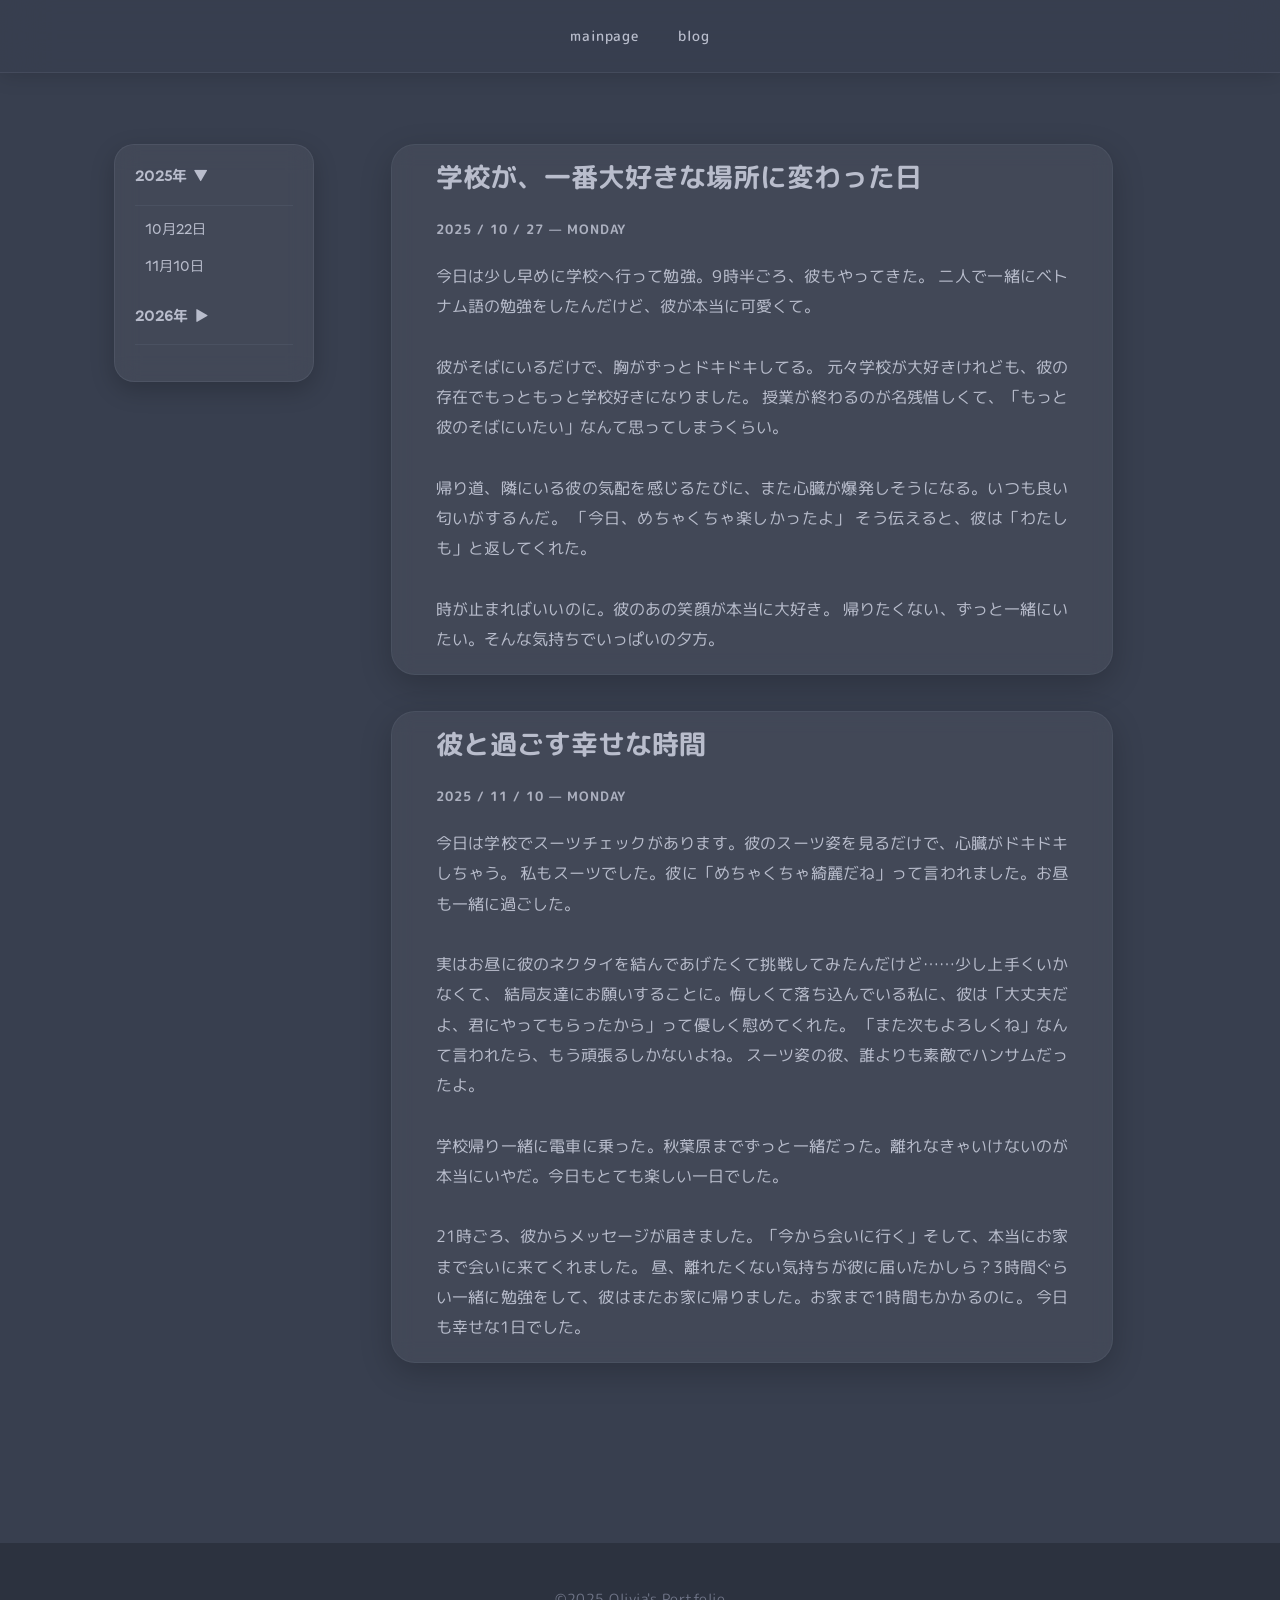
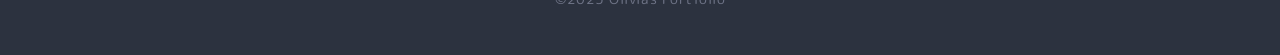
<file: blog.html>
<!DOCTYPE html>
<html lang="en">
<head>
    <meta charset="UTF-8">
    <meta name="viewport" content="width=device-width, initial-scale=1.0">
    <title>Olivia's Blog</title>
    <link rel="stylesheet" href="style.css">
</head>
<body class="page-blog">

    <div class="bg-container"></div>

    <nav id="mainNav">
        <div class="nav-container">
            <a href="index.html">mainpage</a>
            <a href="blog.html">blog</a>
        </div>
    </nav>

    <!-- BLOG HEADER -->
    <div class="blog-header">
        <h1>             </h1>
        <p class="subtitle">            </p>
    </div>

    <main class="blog-layout">

        <!-- SIDEBAR -->
        <aside class="blog-sidebar">
            <div class="directory-card reveal">
                <h3 class="directory-toggle">2025年 ▼</h3>
                <ul class="directory-list">
                    <li><a href="#post-1022">10月22日</a></li>
                    <li><a href="#post-1110">11月10日</a></li>
                </ul>

                <h3 class="directory-toggle" style="margin-top: 20px;">2026年 ▶</h3>
                <ul class="directory-list" style="display: none;">
                    <li><a href="#" onclick="return false;" style="color: #c4a08a; pointer-events: none; cursor: default;">coming soon...</a></li>
                </ul>
            </div>
        </aside>

        <!-- BLOG POSTS -->
        <section class="blog-container">

            <article class="blog-post reveal" id="post-1022">
                <div class="blog-content">
                    <h2>学校が、一番大好きな場所に変わった日</h2>
                    <span class="blog-date">2025 / 10 / 27 — monday</span>
                    <p>
                        今日は少し早めに学校へ行って勉強。9時半ごろ、彼もやってきた。
                        二人で一緒にベトナム語の勉強をしたんだけど、彼が本当に可愛くて。
                        <br><br>
                        彼がそばにいるだけで、胸がずっとドキドキしてる。
                        元々学校が大好きけれども、彼の存在でもっともっと学校好きになりました。
                        授業が終わるのが名残惜しくて、「もっと彼のそばにいたい」なんて思ってしまうくらい。
                        <br><br>
                        帰り道、隣にいる彼の気配を感じるたびに、また心臓が爆発しそうになる。いつも良い匂いがするんだ。
                        「今日、めちゃくちゃ楽しかったよ」
                        そう伝えると、彼は「わたしも」と返してくれた。
                        <br><br>
                        時が止まればいいのに。彼のあの笑顔が本当に大好き。
                        帰りたくない、ずっと一緒にいたい。そんな気持ちでいっぱいの夕方。
                    </p>
                </div>
            </article>

            <article class="blog-post reveal reveal-delay-2" id="post-1110">
                <div class="blog-content">
                    <h2>彼と過ごす幸せな時間</h2>
                    <span class="blog-date">2025 / 11 / 10 — monday</span>
                    <p>
                        今日は学校でスーツチェックがあります。彼のスーツ姿を見るだけで、心臓がドキドキしちゃう。
                        私もスーツでした。彼に「めちゃくちゃ綺麗だね」って言われました。お昼も一緒に過ごした。
                        <br><br>
                        実はお昼に彼のネクタイを結んであげたくて挑戦してみたんだけど……少し上手くいかなくて、
                        結局友達にお願いすることに。悔しくて落ち込んでいる私に、彼は「大丈夫だよ、君にやってもらったから」って優しく慰めてくれた。
                        「また次もよろしくね」なんて言われたら、もう頑張るしかないよね。
                        スーツ姿の彼、誰よりも素敵でハンサムだったよ。
                        <br><br>
                        学校帰り一緒に電車に乗った。秋葉原までずっと一緒だった。離れなきゃいけないのが本当にいやだ。今日もとても楽しい一日でした。
                        <br><br>
                        21時ごろ、彼からメッセージが届きました。「今から会いに行く」そして、本当にお家まで会いに来てくれました。
                        昼、離れたくない気持ちが彼に届いたかしら？3時間ぐらい一緒に勉強をして、彼はまたお家に帰りました。お家まで1時間もかかるのに。
                        今日も幸せな1日でした。
                    </p>
                </div>
            </article>

        </section>

    </main>

    <footer>
        <p>©2025 Olivia's Portfolio</p>
    </footer>

    <script>
        /* ── Navbar shrink on scroll ── */
        const nav = document.getElementById('mainNav');
        window.addEventListener('scroll', () => {
            nav.classList.toggle('scrolled', window.scrollY > 40);
        }, { passive: true });

        /* ── Scroll reveal — in AND out ── */
        const observer = new IntersectionObserver((entries) => {
            entries.forEach(e => {
                if (e.isIntersecting) {
                    e.target.classList.add('revealed');
                    e.target.classList.remove('unrevealed');
                } else {
                    if (e.target.classList.contains('revealed')) {
                        e.target.classList.remove('revealed');
                        e.target.classList.add('unrevealed');
                    }
                }
            });
        }, { threshold: 0.1, rootMargin: '0px 0px -30px 0px' });

        document.querySelectorAll('.reveal').forEach(el => observer.observe(el));

        /* ── Sidebar year toggles (UPDATED FIX) ── */
        document.querySelectorAll('.directory-toggle').forEach(toggle => {
            toggle.addEventListener('click', function () {
                const list = this.nextElementSibling;

                // Uses getComputedStyle to see the actual display state
                const currentDisplay = window.getComputedStyle(list).display;
                const isOpen = currentDisplay !== 'none';

                // Switches between hiding and showing
                list.style.display = isOpen ? 'none' : 'block';

                // Flips the arrow direction
                this.textContent = this.textContent
                    .replace(isOpen ? '▼' : '▶', isOpen ? '▶' : '▼');
            });
        });
    </script>

</body>
</html>
</file>
<file: style.css>
@import url('https://fonts.googleapis.com/css2?family=Borel&family=M+PLUS+Rounded+1c:wght@400;500;700&display=swap');

*, *::before, *::after { box-sizing: border-box; margin: 0; padding: 0; }

html { scroll-behavior: smooth; }

body {
    font-family: 'M PLUS Rounded 1c', sans-serif;
    color: #b9bdcc;
    background-color: #383f4f;
    line-height: 1.7;
    overflow-x: hidden;
}

body.popup-active { overflow: hidden; }

/* ── Still Background ── */
.bg-container {
    position: fixed;
    top: 0;
    left: 0;
    width: 100%;
    height: 100%;
    z-index: -2;
    background: #383f4f; /* This keeps a pure, solid, still background color */
}

/* ── Navigation ── */
nav {
    position: fixed;
    top: 0; left: 0; width: 100%;
    z-index: 999;
    padding: 18px 0;
    background: rgba(56,63,79,0.85);
    backdrop-filter: blur(24px);
    -webkit-backdrop-filter: blur(24px);
    border-bottom: 1px solid rgba(139,146,167,0.15);
    box-shadow: 0 2px 20px rgba(0,0,0,0.15);
    transition: padding 0.3s ease, box-shadow 0.3s ease;
}
nav.scrolled {
    padding: 12px 0;
    box-shadow: 0 4px 30px rgba(0,0,0,0.2);
}
.nav-container {
    max-width: 1000px;
    margin: 0 auto;
    display: flex;
    justify-content: center;
    gap: 36px;
    padding: 0 24px;
}
nav a {
    text-decoration: none;
    color: #b9bdcc;
    font-family: 'M PLUS Rounded 1c', sans-serif;
    font-weight: 500;
    font-size: 0.9rem;
    letter-spacing: 0.6px;
    text-transform: lowercase;
    position: relative;
    padding: 6px 2px;
    transition: color 0.25s ease;
}
nav a::after {
    content: '';
    position: absolute;
    bottom: 0; left: 0;
    width: 100%; height: 1.5px;
    background: linear-gradient(90deg, #b9bdcc, #b9bdcc);
    transform: scaleX(0);
    transform-origin: right center;
    transition: transform 0.3s cubic-bezier(0.4,0,0.2,1);
    border-radius: 2px;
}
nav a:hover { color: #b9bdcc; }
nav a:hover::after { transform: scaleX(1); transform-origin: left center; }

/* Hamburger button (mobile only) */
.nav-toggle {
    display: none;
    position: fixed;
    top: 14px; right: 18px;
    z-index: 1000;
    background: rgba(56,63,79,0.92);
    border: none;
    border-radius: 10px;
    width: 42px; height: 42px;
    flex-direction: column;
    justify-content: center;
    align-items: center;
    gap: 5px;
    cursor: pointer;
    box-shadow: 0 2px 12px rgba(0,0,0,0.2);
    padding: 0;
}
.nav-toggle span {
    display: block;
    width: 20px; height: 2px;
    background: #b9bdcc;
    border-radius: 2px;
    transition: transform 0.25s ease, opacity 0.25s ease;
}
.nav-toggle.is-open span:nth-child(1) { transform: translateY(7px) rotate(45deg); }
.nav-toggle.is-open span:nth-child(2) { opacity: 0; }
.nav-toggle.is-open span:nth-child(3) { transform: translateY(-7px) rotate(-45deg); }

/* ── Scroll Reveal ── */
.reveal {
    opacity: 0;
    transform: translateY(24px);
    transition: opacity 0.6s cubic-bezier(0.22,1,0.36,1),
                transform 0.6s cubic-bezier(0.22,1,0.36,1);
}
.reveal.revealed { opacity: 1; transform: translateY(0); }
.reveal-delay-1 { transition-delay: 0.08s; }
.reveal-delay-2 { transition-delay: 0.16s; }
.reveal-delay-3 { transition-delay: 0.24s; }

/* ── Shared Section ── */
section { padding: 80px 5%; width: 100%; }

.section-title {
    font-family: 'Borel', sans-serif;
    font-size: clamp(1.9rem, 5vw, 2.4rem);
    color: #b9bdcc;
    margin-bottom: 50px;
    text-align: center;
    display: block;
}
.section-title::after {
    content: '';
    display: block;
    width: 36px; height: 2px;
    background: linear-gradient(90deg, #b9bdcc, #b9bdcc);
    margin: 12px auto 0;
    border-radius: 2px;
}

/* ── Hero ── */
.page-portfolio header {
    width: 100%;
    padding-top: 150px;
    padding-bottom: 20px;
    text-align: center;
}
.page-portfolio header h1 {
    font-family: 'Borel', sans-serif;
    font-size: clamp(2.2rem, 7vw, 3.8rem);
    color: #b9bdcc;
    letter-spacing: -0.5px;
    opacity: 0;
    transform: translateY(18px);
    animation: heroIn 0.9s cubic-bezier(0.22,1,0.36,1) 0.2s forwards;
}
@keyframes heroIn { to { opacity: 1; transform: translateY(0); } }
.page-portfolio header .subtitle {
    font-size: clamp(0.8rem, 2.5vw, 0.95rem);
    color: #b9bdcc;
    letter-spacing: 2px;
    text-transform: lowercase;
    margin-top: 0px;
    padding-top: 0px;
    opacity: 0;
    animation: heroIn 0.9s cubic-bezier(0.22,1,0.36,1) 0.4s forwards;
}

/* ── Profile ── */
.page-portfolio .profile-intro { background: none; }
.profile-container {
    display: flex;
    justify-content: center;
    align-items: center;
    gap: 50px;
    max-width: 880px;
    margin: 0 auto;
    flex-wrap: wrap;
}
.profile-pic img {
    width: 200px; height: 200px;
    border-radius: 36px;
    box-shadow: 0 16px 40px rgba(0,0,0,0.3);
    object-fit: cover;
    border: 5px solid rgba(139,146,167,0.25);
    display: block;
}
.profile-text { text-align: left; max-width: 500px; }
.profile-text h2 {
    font-family: 'M PLUS Rounded 1c', sans-serif;
    font-weight: 700;
    color: #b9bdcc;
    font-size: clamp(1.5rem, 4vw, 1.9rem);
    margin-bottom: 16px;
}
.profile-text p {
    font-size: 0.97rem;
    color: #b9bdcc;
    line-height: 1.85;
    margin-bottom: 12px;
}

/* ── Skills ── */
.page-portfolio .section-skills { background: none; }
.skills-column {
    display: flex;
    flex-direction: column;
}
.skills-card {
    background: rgba(255,255,255,0.05);
    backdrop-filter: blur(12px);
    -webkit-backdrop-filter: blur(12px);
    border-radius: 20px;
    padding: 25px;
    box-shadow: 0 4px 20px rgba(0,0,0,0.2);
    border: 1px solid rgba(139,146,167,0.15);
    display: flex;
    flex-direction: column;
    gap: 20px;
}
.skills-grid {
    display: grid;
    grid-template-columns: 1fr 1fr;
    gap: 40px;
    max-width: 960px;
    margin: 0 auto;
}
.skill-item {
    display: flex;
    justify-content: space-between;
    align-items: center;
    padding: 12px 15px;
    border-bottom: 1px solid rgba(139,146,167,0.1);
}
.skill-item:last-child {
    border-bottom: none;
    padding-bottom: 0;
}
.skill-name {
    font-family: 'M PLUS Rounded 1c', sans-serif;
    font-weight: 500;
    text-transform: lowercase;
    flex-grow: 1;
    color: #b9bdcc;
    font-size: 0.95rem;
    text-align: left;
}
.category-title {
    margin-bottom: 15px;
    text-transform: capitalize;
    text-align: center;
    color: #b9bdcc;
    font-family: 'M PLUS Rounded 1c', sans-serif;
    font-size: 0.90rem;
    letter-spacing: 2.5px;
    font-weight: 700;
}
.star-rating { display: flex; gap: 3px; align-items: center; }
.star-rating img { height: 1em; width: auto; object-fit: contain; }

/* ── Creations ── */
.page-portfolio .section-creations { background: none; }
.creation-label {
    font-family: 'M PLUS Rounded 1c', sans-serif;
    font-size: 0.90rem;
    letter-spacing: 2.5px;
    font-weight: 700;
    text-transform: uppercase;
    color: #b9bdcc;
    text-align: center;
    margin-bottom: 28px;
}

/* Web project cards */
.projects-grid {
    display: grid;
    grid-template-columns: repeat(2, 1fr);
    gap: 24px;
    max-width: 820px;
    margin: 0 auto;
}
.project-card {
    background: rgba(255,255,255,0.05);
    backdrop-filter: blur(12px);
    -webkit-backdrop-filter: blur(12px);
    border-radius: 22px;
    overflow: hidden;
    box-shadow: 0 6px 24px rgba(0,0,0,0.2);
    border: 1px solid rgba(139,146,167,0.15);
    transition: transform 0.35s cubic-bezier(0.165,0.84,0.44,1),
                box-shadow 0.35s ease;
    display: flex;
    flex-direction: column;
}
.project-card:hover {
    transform: translateY(-6px);
    box-shadow: 0 18px 40px rgba(0,0,0,0.3);
}
.project-preview {
    width: 100%;
    height: 180px;
    background: linear-gradient(135deg, rgba(221,196,185,0.12), rgba(106,118,153,0.12));
    overflow: hidden;
    position: relative;
    display: flex;
    align-items: center;
    justify-content: center;
}
.project-preview img {
    width: 100%; height: 100%;
    object-fit: cover;
    display: block;
}
.project-preview-placeholder {
    display: none;
    width: 100%; height: 100%;
    align-items: center;
    justify-content: center;
    font-family: 'Borel', sans-serif;
    font-size: 1.3rem;
    color: #b9bdcc;
    opacity: 0.6;
    text-align: center;
    padding: 20px;
}
.project-info {
    padding: 22px 24px 24px;
    display: flex;
    flex-direction: column;
    gap: 10px;
    flex: 1;
}
.project-tags { display: flex; gap: 8px; flex-wrap: wrap; }
.tag {
    font-family: 'M PLUS Rounded 1c', sans-serif;
    font-size: 0.72rem;
    font-weight: 700;
    letter-spacing: 0.8px;
    text-transform: uppercase;
    color: #b9bdcc;
    background: rgba(221,196,185,0.1);
    padding: 3px 10px;
    border-radius: 20px;
    border: 1px solid rgba(221,196,185,0.2);
}
.project-info h3 {
    font-family: 'M PLUS Rounded 1c', sans-serif;
    font-weight: 700;
    font-size: 1.1rem;
    color: #b9bdcc;
}
.project-info p {
    font-size: 0.88rem;
    color: #b9bdcc;
    line-height: 1.7;
    flex: 1;
}
.project-link {
    display: inline-block;
    font-family: 'M PLUS Rounded 1c', sans-serif;
    font-size: 0.85rem;
    font-weight: 700;
    color: #b9bdcc;
    text-decoration: none;
    margin-top: 6px;
    transition: opacity 0.2s ease;
    letter-spacing: 0.3px;
}
.project-link:hover { opacity: 0.7; }

/* Illustration cards */
.works-grid {
    display: grid;
    grid-template-columns: repeat(5, 1fr);
    gap: 20px;
    max-width: 820px;
    margin: 0 auto;
}
.work-card {
    display: flex;
    flex-direction: column;
    align-items: center;
    background: rgba(255,255,255,0.05);
    backdrop-filter: blur(10px);
    -webkit-backdrop-filter: blur(10px);
    padding: 16px 16px 14px;
    border-radius: 22px;
    box-shadow: 0 4px 18px rgba(0,0,0,0.2);
    border: 1px solid rgba(139,146,167,0.12);
    transition: transform 0.35s cubic-bezier(0.165,0.84,0.44,1),
                box-shadow 0.35s ease;
    cursor: pointer;
    overflow: hidden;
}
.work-card:hover {
    transform: translateY(-8px);
    box-shadow: 0 18px 40px rgba(0,0,0,0.3);
}
.work-img-wrapper {
    width: 100%;
    aspect-ratio: 1;
    display: flex;
    align-items: center;
    justify-content: center;
    background: rgba(255,255,255,0.04);
    border-radius: 14px;
    overflow: hidden;
    padding: 6px;
}
.work-img-empty {
    background: rgba(139,146,167,0.07);
    border: 1.5px dashed rgba(139,146,167,0.2);
}
.empty-plus {
    font-size: 1.8rem;
    color: rgba(139,146,167,0.4);
    line-height: 1;
}
.work-card img {
    max-width: 100%; max-height: 100%;
    object-fit: contain;
    transition: transform 0.35s cubic-bezier(0.165,0.84,0.44,1);
}
.work-card:hover img { transform: scale(1.06); }
.work-card p {
    margin-top: 12px;
    font-family: 'M PLUS Rounded 1c', sans-serif;
    font-size: 0.82rem;
    font-weight: 700;
    color: #b9bdcc;
    text-transform: lowercase;
    text-align: center;
}
.empty-label { color: rgba(139,146,167,0.4) !important; }

/* ── Contact ── */
.page-portfolio .section-contact {
    background: none;
    padding-bottom: 120px;
}
.contact-form {
    max-width: 440px;
    margin: 0 auto;
    background: rgba(255,255,255,0.05);
    backdrop-filter: blur(14px);
    -webkit-backdrop-filter: blur(14px);
    padding: 40px 38px;
    border-radius: 28px;
    border: 1px solid rgba(139,146,167,0.15);
    box-shadow: 0 16px 40px rgba(0,0,0,0.2);
}
.form-group {
    display: flex; flex-direction: column;
    margin-bottom: 20px; text-align: left;
}
.form-group label {
    font-family: 'Borel', 'M PLUS Rounded 1c', sans-serif;
    font-size: 0.85rem;
    color: #b9bdcc;
    margin-bottom: 7px;
    font-weight: 700;
    letter-spacing: 0.4px;
}
input, textarea {
    border: 1.5px solid rgba(139,146,167,0.2);
    border-radius: 12px;
    padding: 12px 16px;
    background: rgba(255,255,255,0.06);
    color: #b9bdcc;
    font-family: 'M PLUS Rounded 1c', sans-serif;
    font-size: 0.92rem;
    width: 100%;
    transition: border-color 0.25s ease, box-shadow 0.25s ease, background 0.25s ease;
}
input::placeholder, textarea::placeholder { color: rgba(139,146,167,0.5); }
input:focus, textarea:focus {
    outline: none;
    background: rgba(255,255,255,0.09);
    border-color: #b9bdcc;
    box-shadow: 0 0 0 3px rgba(221,196,185,0.1);
}
textarea { resize: vertical; min-height: 110px; }
.submit-btn {
    width: 100%; padding: 13px;
    border: none; border-radius: 12px;
    background: #b9bdcc;
    color: #383f4f;
    font-family: 'Borel', 'M PLUS Rounded 1c', sans-serif;
    font-weight: 700; font-size: 0.93rem;
    cursor: pointer;
    transition: transform 0.2s ease, box-shadow 0.2s ease;
    box-shadow: 0 8px 22px rgba(0,0,0,0.2);
    margin-top: 6px; letter-spacing: 0.3px;
}
.submit-btn:hover {
    transform: translateY(-2px);
    box-shadow: 0 14px 28px rgba(0,0,0,0.3);
}
.submit-btn:active { transform: translateY(0); }

/* ── Footer ── */
footer {
    padding: 44px 0;
    background: rgba(0,0,0,0.2);
    color: rgba(139,146,167,0.7);
    font-size: 0.85rem;
    font-family: 'M PLUS Rounded 1c', sans-serif;
    text-align: center;
    letter-spacing: 0.5px;
}
footer p { margin: 0; }

/* ── Popup ── */
.popup-overlay {
    position: fixed;
    top: 0; left: 0; width: 100vw; height: 100vh;
    background: rgba(20,24,32,0.7);
    backdrop-filter: blur(14px);
    -webkit-backdrop-filter: blur(14px);
    display: none;
    justify-content: center; align-items: center;
    z-index: 10000;
    padding: 20px;
}
.popup-wrapper {
    position: relative;
    max-width: 580px; width: 100%;
}
.popup-content {
    background: #2e3444;
    padding: 32px;
    border-radius: 28px;
    max-height: 88vh;
    overflow-y: auto;
    display: flex; flex-direction: column;
    align-items: center; gap: 22px;
    box-shadow: 0 32px 64px -12px rgba(0,0,0,0.4);
    border: 1px solid rgba(139,146,167,0.15);
    animation: popIn 0.35s cubic-bezier(0.16,1,0.3,1);
}
@keyframes popIn {
    from { opacity: 0; transform: scale(0.94) translateY(16px); }
    to   { opacity: 1; transform: scale(1) translateY(0); }
}
.popup-content img {
    max-width: 100%; height: auto;
    max-height: 40vh;
    object-fit: contain;
    border-radius: 18px;
    box-shadow: 0 6px 20px rgba(0,0,0,0.3);
    cursor: zoom-in;
    transition: transform 0.2s ease;
}
.popup-content img:hover { transform: scale(1.02); }
.close-btn {
    position: absolute;
    top: -50px; right: 4px;
    font-size: 2.4rem;
    cursor: pointer;
    color: rgba(238,225,217,0.7);
    transition: transform 0.2s ease, color 0.2s ease;
    line-height: 1; user-select: none;
}
.close-btn:hover { color: #b9bdcc; transform: rotate(90deg) scale(1.1); }
.popup-text {
    text-align: left; width: 100%;
    font-size: 0.95rem;
    color: #b9bdcc;
    font-family: 'M PLUS Rounded 1c', sans-serif;
}
.popup-text p { margin: 9px 0; line-height: 1.6; }
.popup-text strong { color: #b9bdcc; font-weight: 700; }
.popup-text .desc {
    margin-top: 16px; padding-top: 14px;
    border-top: 1px dashed rgba(139,146,167,0.2);
    color: #b9bdcc; font-size: 0.91rem;
}

/* ============================================
   PAGE-BLOG
   ============================================ */

.page-blog .blog-header {
    padding-top: 120px;
    padding-bottom: 16px;
    text-align: center;
}
.page-blog .blog-header h1 {
    font-family: 'Borel', sans-serif;
    font-size: clamp(2rem, 6vw, 3.2rem);
    margin-bottom: 4px;
    color: #b9bdcc;
    opacity: 0;
    animation: heroIn 0.9s cubic-bezier(0.22,1,0.36,1) 0.2s forwards;
}
.page-blog .blog-header p {
    font-size: 0.88rem;
    margin: 0;
    margin-top: 4px;
    color: #b9bdcc;
    letter-spacing: 1.5px; text-transform: lowercase;
    margin-top: 8px; opacity: 0;
    animation: heroIn 0.9s cubic-bezier(0.22,1,0.36,1) 0.35s forwards;
}

.blog-layout {
    display: flex;
    max-width: 1100px;
    margin: 0 auto 100px;
    padding: 0 24px;
    gap: 24px;
    align-items: flex-start;
}
.blog-sidebar {
    flex: 0 0 200px;
    position: sticky; top: 80px;
}
.directory-card {
    background: rgba(255,255,255,0.05);
    backdrop-filter: blur(12px);
    -webkit-backdrop-filter: blur(12px);
    border-radius: 20px;
    padding: 24px 20px;
    text-align: left;
    border: 1px solid rgba(139,146,167,0.15);
    box-shadow: 0 8px 24px rgba(0,0,0,0.2);
}
.directory-toggle {
    color: #b9bdcc;
    font-family: 'Borel', 'M PLUS Rounded 1c', sans-serif;
    font-weight: 700; font-size: 0.95rem;
    margin: 0 0 12px;
    cursor: pointer; user-select: none;
    letter-spacing: 0.3px;
    padding-bottom: 10px;
    border-bottom: 1.5px solid rgba(139,146,167,0.12);
    transition: color 0.2s ease;
    display: block;
}
.directory-toggle:hover { color: #b9bdcc; }
.directory-list {
    list-style: none; padding: 0; margin: 0 0 4px;
    display: flex; flex-direction: column; gap: 4px;
}
.directory-list li a {
    text-decoration: none;
    color: #b9bdcc;
    font-size: 0.86rem; display: block;
    padding: 5px 10px; border-radius: 8px;
    transition: all 0.2s ease;
    font-family: 'Borel', 'M PLUS Rounded 1c', sans-serif;
}
.directory-list li a:hover {
    color: #b9bdcc;
    background: rgba(139,146,167,0.1);
    padding-left: 14px;
}
.blog-container {
    flex: 1; display: flex;
    flex-direction: column; gap: 36px; min-width: 0;
    margin-top: 0;
    padding-top: 0;
}
.blog-post {
    background: rgba(255,255,255,0.05);
    backdrop-filter: blur(10px);
    -webkit-backdrop-filter: blur(10px);
    border-radius: 24px;
    padding: 20px 44px;
    border: 1px solid rgba(139,146,167,0.12);
    box-shadow: 0 10px 32px rgba(0,0,0,0.2);
    transition: transform 0.35s cubic-bezier(0.22,1,0.36,1), box-shadow 0.35s ease;
}
.blog-post:hover {
    transform: translateY(-4px);
    box-shadow: 0 18px 44px rgba(0,0,0,0.3);
}
.blog-content h2 {
    font-family: 'Borel', 'M PLUS Rounded 1c', sans-serif;
    color: #b9bdcc;
    font-size: clamp(1.3rem, 3vw, 1.7rem);
    margin-bottom: 8px;
}
.blog-date {
    font-size: 0.8rem;
    color: #b9bdcc;
    margin-bottom: 20px; font-weight: 700;
    letter-spacing: 1px; text-transform: uppercase;
    display: block; opacity: 0.9;
}
.blog-content p {
    font-size: 0.97rem; line-height: 1.95;
    color: #b9bdcc; text-align: justify;
}

/* ============================================
   RESPONSIVE — TABLET  ≤900px
   ============================================ */

@media (max-width: 900px) {
    .skills-grid {
        grid-template-columns: 1fr;
        max-width: 420px;
    }
    .projects-grid {
        grid-template-columns: 1fr;
        max-width: 460px;
    }
    .works-grid {
        grid-template-columns: repeat(3, 1fr);
        max-width: 460px;
    }
}

/* ============================================
   RESPONSIVE — MOBILE  ≤640px
   ============================================ */

@media (max-width: 640px) {
    .nav-toggle { display: flex; }
    .nav-container {
        display: none;
        position: absolute;
        top: 100%; left: 0; width: 100%;
        flex-direction: column;
        align-items: center;
        gap: 0;
        background: rgba(44,50,64,0.98);
        backdrop-filter: blur(20px);
        -webkit-backdrop-filter: blur(20px);
        border-top: 1px solid rgba(139,146,167,0.12);
        padding: 16px 0 20px;
        box-shadow: 0 8px 24px rgba(0,0,0,0.2);
    }
    nav.nav-open .nav-container {
        display: flex;
    }
    nav.nav-open { padding-bottom: 0; }
    .nav-container a {
        width: 100%; text-align: center;
        padding: 12px 0; font-size: 1rem;
        border-bottom: 1px solid rgba(139,146,167,0.08);
    }
    .nav-container a:last-child { border-bottom: none; }

    section { padding: 60px 5%; }

    .page-portfolio header { padding-top: 100px; }

    .profile-container {
        flex-direction: column;
        text-align: center; gap: 24px;
    }
    .profile-pic img { width: 160px; height: 160px; }
    .profile-text { text-align: center; }

    .skills-grid {
        grid-template-columns: 1fr;
        max-width: 100%;
    }

    .projects-grid {
        grid-template-columns: 1fr;
        max-width: 100%;
    }

    .works-grid {
        grid-template-columns: repeat(2, 1fr);
        max-width: 100%;
        gap: 14px;
    }

    .contact-form { padding: 26px 20px; }

    .blog-layout {
        flex-direction: column;
        padding: 0 16px;
    }
    .blog-sidebar { position: static; flex: none; width: 100%; }
    .blog-post { padding: 28px 22px; }
    .blog-content p { text-align: left; }
}

/* ============================================
   ACCESSIBILITY
   ============================================ */

@media (prefers-reduced-motion: reduce) {
    .reveal,
    .bg-container::before,
    .bg-container::after {
        animation: none;
        opacity: 1; transform: none; transition: none;
    }
}

/* ============================================
   FEATURED WEB PROJECT + APP SCREENSHOT GALLERY
   ============================================ */

.projects-grid-single {
    grid-template-columns: 1fr;
    max-width: 640px;
}
.project-card-featured { width: 100%; }

.app-screens-label {
    font-family: 'M PLUS Rounded 1c', sans-serif;
    font-size: 0.78rem;
    font-weight: 700;
    letter-spacing: 2px;
    text-transform: uppercase;
    color: #b9bdcc;
    opacity: 0.7;
    margin-top: 14px;
}
.app-screens {
    display: grid;
    grid-template-columns: repeat(4, 1fr);
    gap: 14px;
    margin-top: 10px;
}
.app-screen {
    position: relative;
    border-radius: 16px;
    overflow: hidden;
    border: 1px solid rgba(139,146,167,0.18);
    box-shadow: 0 8px 20px rgba(0,0,0,0.25);
    cursor: zoom-in;
    aspect-ratio: 9 / 16;
    background: #fff;
    transition: transform 0.35s cubic-bezier(0.165,0.84,0.44,1),
                box-shadow 0.35s ease;
}
.app-screen img {
    width: 100%; height: 100%;
    object-fit: cover;
    object-position: top;
    display: block;
}
.app-screen-caption {
    position: absolute;
    left: 0; right: 0; bottom: 0;
    padding: 6px 8px 7px;
    font-family: 'M PLUS Rounded 1c', sans-serif;
    font-size: 0.68rem;
    font-weight: 700;
    letter-spacing: 0.4px;
    color: #fff;
    text-align: center;
    background: linear-gradient(to top, rgba(0,0,0,0.65), rgba(0,0,0,0));
}
.app-screen:hover {
    transform: translateY(-6px) scale(1.03);
    box-shadow: 0 18px 36px rgba(0,0,0,0.35);
}

/* Screenshot lightbox */
.screenshot-overlay {
    position: fixed;
    top: 0; left: 0; width: 100vw; height: 100vh;
    background: rgba(20,24,32,0.78);
    backdrop-filter: blur(16px);
    -webkit-backdrop-filter: blur(16px);
    display: none;
    justify-content: center; align-items: center;
    z-index: 10000;
    padding: 20px;
}
.screenshot-overlay.active { display: flex; }
.screenshot-wrapper {
    position: relative;
    max-width: 480px; width: 100%;
    display: flex; flex-direction: column; align-items: center; gap: 12px;
    animation: popIn 0.35s cubic-bezier(0.16,1,0.3,1);
}
.screenshot-wrapper img {
    max-width: 100%;
    max-height: 78vh;
    border-radius: 20px;
    box-shadow: 0 32px 64px -12px rgba(0,0,0,0.45);
    object-fit: contain;
}
.screenshot-caption {
    font-family: 'M PLUS Rounded 1c', sans-serif;
    color: #b9bdcc;
    font-size: 0.9rem;
    font-weight: 700;
    letter-spacing: 0.4px;
}
.screenshot-close {
    position: absolute;
    top: -46px; right: 4px;
}

@media (max-width: 900px) {
    .app-screens { grid-template-columns: repeat(4, 1fr); }
}

@media (max-width: 640px) {
    .projects-grid-single { max-width: 100%; }
    .app-screens { grid-template-columns: repeat(2, 1fr); gap: 12px; }
    .screenshot-close { top: -44px; right: 0; }
}
</file>
